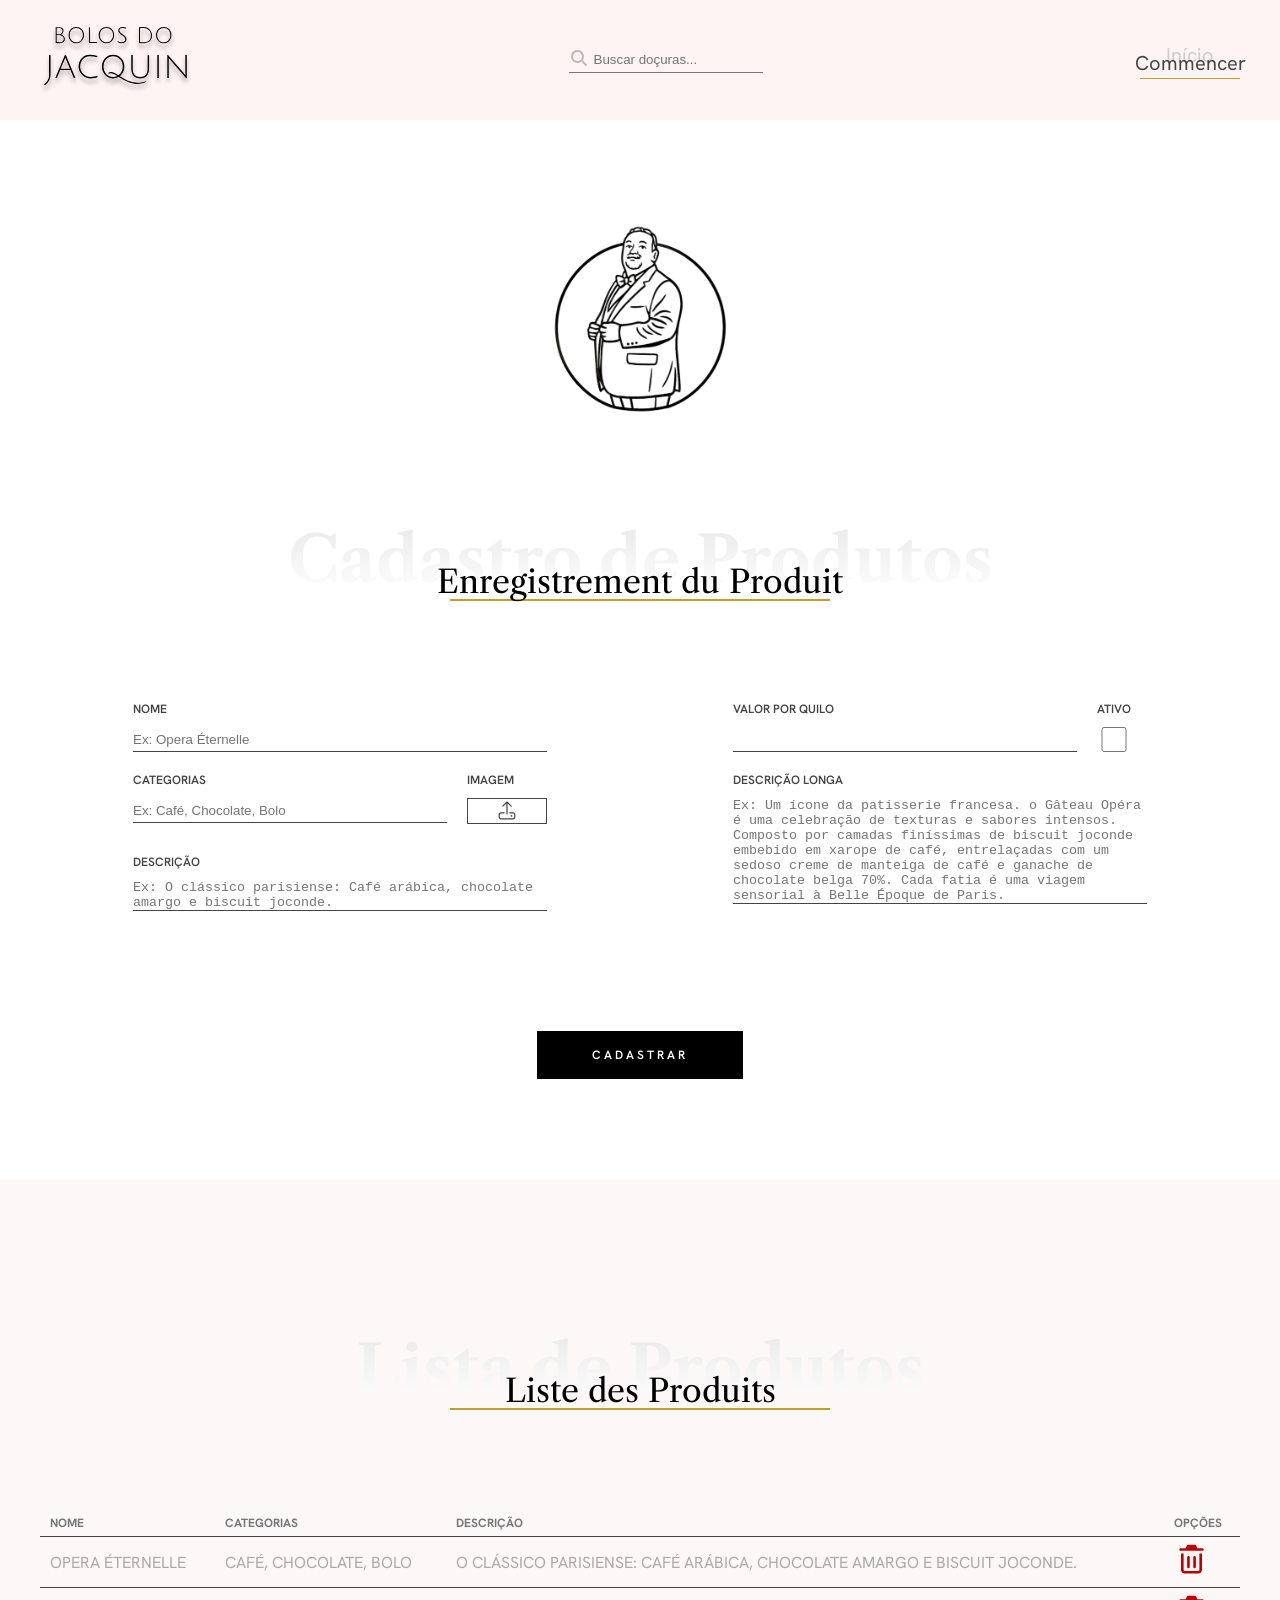
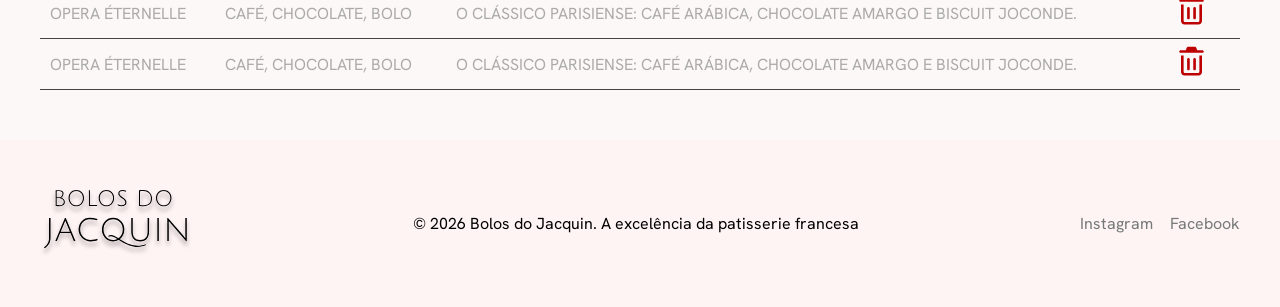
<file: ADMProdutos/index.html>
<!DOCTYPE html>
<html lang="pt-br">

<head>
    <meta charset="UTF-8">
    <meta name="viewport" content="width=device-width, initial-scale=1.0">
    <title>Bolos do Jacquin - Adm</title>
    <link rel="stylesheet" href="style.css">

    <link rel="stylesheet" href="style.css">
    <link rel="preconnect" href="https://fonts.googleapis.com">
    <link rel="preconnect" href="https://fonts.gstatic.com" crossorigin>
    <link
        href="https://fonts.googleapis.com/css2?family=Hanken+Grotesk:ital,wght@0,100..900;1,100..900&family=Libre+Caslon+Text:ital,wght@0,400;0,700;1,400&display=swap"
        rel="stylesheet">
</head>

<body>
    <header>
        <div class="container hearder_container">
            <img src="../img/BOLOS DO JACQUIN.svg" alt="logos bolos dos jacquin">

            <div class="box_busca">
                <svg xmlns="http://www.w3.org/2000/svg"
                    viewBox="0 0 640 640"><!--!Font Awesome Free 7.3.1 by @fontawesome - https://fontawesome.com License - https://fontawesome.com/license/free Copyright 2026 Fonticons, Inc.-->
                    <path
                        d="M480 272C480 317.9 465.1 360.3 440 394.7L566.6 521.4C579.1 533.9 579.1 554.2 566.6 566.7C554.1 579.2 533.8 579.2 521.3 566.7L394.7 440C360.3 465.1 317.9 480 272 480C157.1 480 64 386.9 64 272C64 157.1 157.1 64 272 64C386.9 64 480 157.1 480 272zM272 416C351.5 416 416 351.5 416 272C416 192.5 351.5 128 272 128C192.5 128 128 192.5 128 272C128 351.5 192.5 416 272 416z" />
                </svg>
                <input type="text" placeholder="Buscar doçuras...">
            </div>

            <a class="link_inicio" href="">
                Início
                <span> Commencer </span>
                <hr>
            </a>

            <button>
                <svg xmlns="http://www.w3.org/2000/svg"
                    viewBox="0 0 640 640"><!--! Font Awesome Pro 7.3.1 by @fontawesome - https://fontawesome.com License - https://fontawesome.com/license (Commercial License) Copyright 2026 Fonticons, Inc. -->
                    <path fill="currentColor"
                        d="M360 128L116.3 320L544 320C544 192 432 128 360 128zM64 336C64 326.2 68.5 316.9 76.2 310.9L340.2 102.9C345.8 98.5 352.8 96 360 96C404.3 96 457.6 115.2 499.9 151.8C543.1 189.2 576 245.7 576 320L576 480C576 515.3 547.3 544 512 544L128 544C92.7 544 64 515.3 64 480L64 336zM96 416L544 416L544 352L96 352L96 416zM96 448L96 480C96 497.7 110.3 512 128 512L512 512C529.7 512 544 497.7 544 480L544 448L96 448z" />
                </svg>
            </button>
        </div>
    </header>

    <main>
        <h1>Pagina administrativa - Bolos do Jacquin</h1>
        <section class="cad_produtos">
            <div class="container cad_container">
                <img class="icon_jacquin" src="../img/Logo Bolos do Jacquin.png" alt="logo">
                <div class="box_h2">
                    <h2>Cadastro de Produtos</h2>
                    <span>Enregistrement du Produit</span>
                    <hr>
                </div>

                <form action="">
                    <div class="inputs_form">
                        <div class="form_coluna1">
                            <div class="linha_form lf_coluna">
                                <label for="">nome</label>
                                <input placeholder="Ex: Opera Éternelle" type="text" name="" id="">
                            </div>
                            <div class="linha_form lf_linha">
                                <div class="input_cat lf_coluna">
                                    <label for="">categorias</label>
                                    <input type="text" placeholder="Ex: Café, Chocolate, Bolo">
                                </div>
                                <div class="input_img lf_coluna">
                                    <span>Imagem</span>
                                    <label for="img">
                                        <svg xmlns="http://www.w3.org/2000/svg"
                                            viewBox="0 0 640 640"><!--! Font Awesome Pro 7.3.1 by @fontawesome - https://fontawesome.com License - https://fontawesome.com/license (Commercial License) Copyright 2026 Fonticons, Inc. -->
                                            <path fill="currentColor"
                                                d="M336 118.6L336 400C336 408.8 328.8 416 320 416C311.2 416 304 408.8 304 400L304 118.6L219.3 203.3C213.1 209.5 202.9 209.5 196.7 203.3C190.5 197.1 190.5 186.9 196.7 180.7L308.7 68.7C314.9 62.5 325.1 62.5 331.3 68.7L443.3 180.7C449.5 186.9 449.5 197.1 443.3 203.3C437.1 209.5 426.9 209.5 420.7 203.3L336 118.6zM256 384L160 384C142.3 384 128 398.3 128 416L128 480C128 497.7 142.3 512 160 512L480 512C497.7 512 512 497.7 512 480L512 416C512 398.3 497.7 384 480 384L384 384L384 352L480 352C515.3 352 544 380.7 544 416L544 480C544 515.3 515.3 544 480 544L160 544C124.7 544 96 515.3 96 480L96 416C96 380.7 124.7 352 160 352L256 352L256 384zM416 448C416 434.7 426.7 424 440 424C453.3 424 464 434.7 464 448C464 461.3 453.3 472 440 472C426.7 472 416 461.3 416 448z" />
                                        </svg>
                                    </label>
                                    <input type="file" name="img" id="img">
                                </div>
                            </div>

                            <div class="linha_form lf_coluna">
                                <label for="">Descrição</label>
                                <textarea
                                    placeholder="Ex: O clássico parisiense: Café arábica, chocolate amargo e biscuit joconde."
                                    name="" id="" rows="2"></textarea>
                            </div>
                        </div>

                        <div class="form_coluna2">
                            <div class="linha_form lf_linha">
                                <div class="input_valor lf_coluna">
                                    <label for="">Valor por quilo</label>
                                    <input type="text" name="" id="">
                                </div>
                                <div class="input_ativo lf_coluna">
                                    <label for="">Ativo</label>
                                    <input type="checkbox" name="" id="">
                                </div>
                            </div>

                            <div class="linha_form lf_coluna">
                                <label for="">descrição longa</label>
                                <textarea name="" id="" rows="7"
                                    placeholder="Ex: Um ícone da patisserie francesa. o Gâteau Opéra é uma celebração de texturas e sabores intensos. Composto por camadas finíssimas de biscuit joconde embebido em xarope de café, entrelaçadas com um sedoso creme de manteiga de café e ganache de chocolate belga 70%. Cada fatia é uma viagem sensorial à Belle Époque de Paris."></textarea>
                            </div>
                        </div>
                    </div>
                    <input type="button" value="cadastrar">
                </form>
            </div>
        </section>

        <section class="list_produtos">
            <div class="container list_container">
                <div class="box_h2">
                    <h2>Lista de Produtos</h2>
                    <span>Liste des Produits</span>
                    <hr>
                </div>

                <table>
                    <thead>
                        <tr>
                            <th>Nome</th>
                            <th>Categorias</th>
                            <th>Descrição</th>
                            <th>Opções</th>
                        </tr>
                    </thead>
                    <tbody>
                        <tr>
                            <td data-cell="Nome">Opera Éternelle</td>
                            <td data-cell="Categotias">Café, Chocolate, Bolo</td>
                            <td data-cell="Descrição">O clássico parisiense: café arábica, chocolate amargo e biscuit joconde.</td>
                            <td data-cell="Opções">
                                <svg xmlns="http://www.w3.org/2000/svg"
                                    viewBox="0 0 640 640"><!--!Font Awesome Free 7.3.1 by @fontawesome - https://fontawesome.com License - https://fontawesome.com/license/free Copyright 2026 Fonticons, Inc.-->
                                    <path
                                        d="M262.2 48C248.9 48 236.9 56.3 232.2 68.8L216 112L120 112C106.7 112 96 122.7 96 136C96 149.3 106.7 160 120 160L520 160C533.3 160 544 149.3 544 136C544 122.7 533.3 112 520 112L424 112L407.8 68.8C403.1 56.3 391.2 48 377.8 48L262.2 48zM128 208L128 512C128 547.3 156.7 576 192 576L448 576C483.3 576 512 547.3 512 512L512 208L464 208L464 512C464 520.8 456.8 528 448 528L192 528C183.2 528 176 520.8 176 512L176 208L128 208zM288 280C288 266.7 277.3 256 264 256C250.7 256 240 266.7 240 280L240 456C240 469.3 250.7 480 264 480C277.3 480 288 469.3 288 456L288 280zM400 280C400 266.7 389.3 256 376 256C362.7 256 352 266.7 352 280L352 456C352 469.3 362.7 480 376 480C389.3 480 400 469.3 400 456L400 280z" />
                                </svg>
                            </td>
                        </tr>
                        <tr>
                            <td data-cell="Nome">Opera Éternelle</td>
                            <td data-cell="Categotias">Café, Chocolate, Bolo</td>
                            <td data-cell="Descrição">O clássico parisiense: café arábica, chocolate amargo e biscuit joconde.</td>
                            <td data-cell="Opções">
                                <svg xmlns="http://www.w3.org/2000/svg"
                                    viewBox="0 0 640 640"><!--!Font Awesome Free 7.3.1 by @fontawesome - https://fontawesome.com License - https://fontawesome.com/license/free Copyright 2026 Fonticons, Inc.-->
                                    <path
                                        d="M262.2 48C248.9 48 236.9 56.3 232.2 68.8L216 112L120 112C106.7 112 96 122.7 96 136C96 149.3 106.7 160 120 160L520 160C533.3 160 544 149.3 544 136C544 122.7 533.3 112 520 112L424 112L407.8 68.8C403.1 56.3 391.2 48 377.8 48L262.2 48zM128 208L128 512C128 547.3 156.7 576 192 576L448 576C483.3 576 512 547.3 512 512L512 208L464 208L464 512C464 520.8 456.8 528 448 528L192 528C183.2 528 176 520.8 176 512L176 208L128 208zM288 280C288 266.7 277.3 256 264 256C250.7 256 240 266.7 240 280L240 456C240 469.3 250.7 480 264 480C277.3 480 288 469.3 288 456L288 280zM400 280C400 266.7 389.3 256 376 256C362.7 256 352 266.7 352 280L352 456C352 469.3 362.7 480 376 480C389.3 480 400 469.3 400 456L400 280z" />
                                </svg>
                            </td>
                        </tr>
                        <tr>
                            <td data-cell="Nome">Opera Éternelle</td>
                            <td data-cell="Categotias">Café, Chocolate, Bolo</td>
                            <td data-cell="Descrição">O clássico parisiense: café arábica, chocolate amargo e biscuit joconde.</td>
                            <td data-cell="Opções">
                                <svg xmlns="http://www.w3.org/2000/svg"
                                    viewBox="0 0 640 640"><!--!Font Awesome Free 7.3.1 by @fontawesome - https://fontawesome.com License - https://fontawesome.com/license/free Copyright 2026 Fonticons, Inc.-->
                                    <path
                                        d="M262.2 48C248.9 48 236.9 56.3 232.2 68.8L216 112L120 112C106.7 112 96 122.7 96 136C96 149.3 106.7 160 120 160L520 160C533.3 160 544 149.3 544 136C544 122.7 533.3 112 520 112L424 112L407.8 68.8C403.1 56.3 391.2 48 377.8 48L262.2 48zM128 208L128 512C128 547.3 156.7 576 192 576L448 576C483.3 576 512 547.3 512 512L512 208L464 208L464 512C464 520.8 456.8 528 448 528L192 528C183.2 528 176 520.8 176 512L176 208L128 208zM288 280C288 266.7 277.3 256 264 256C250.7 256 240 266.7 240 280L240 456C240 469.3 250.7 480 264 480C277.3 480 288 469.3 288 456L288 280zM400 280C400 266.7 389.3 256 376 256C362.7 256 352 266.7 352 280L352 456C352 469.3 362.7 480 376 480C389.3 480 400 469.3 400 456L400 280z" />
                                </svg>
                            </td>
                        </tr>
                    </tbody>
                </table>
            </div>
        </section>
    </main>
    <footer>
        <div class="container footer_container">
            <img src="../img/BOLOS DO JACQUIN.svg" alt="logo bolos do jacquin">
            <span>© 2026 Bolos do Jacquin. A excelência da patisserie francesa</span>
            <nav class="nav_footer">
                <a href="">Instagram</a>
                <a href="">Facebook</a>
            </nav>
        </div>
    </footer>
</body>

</html>
</file>
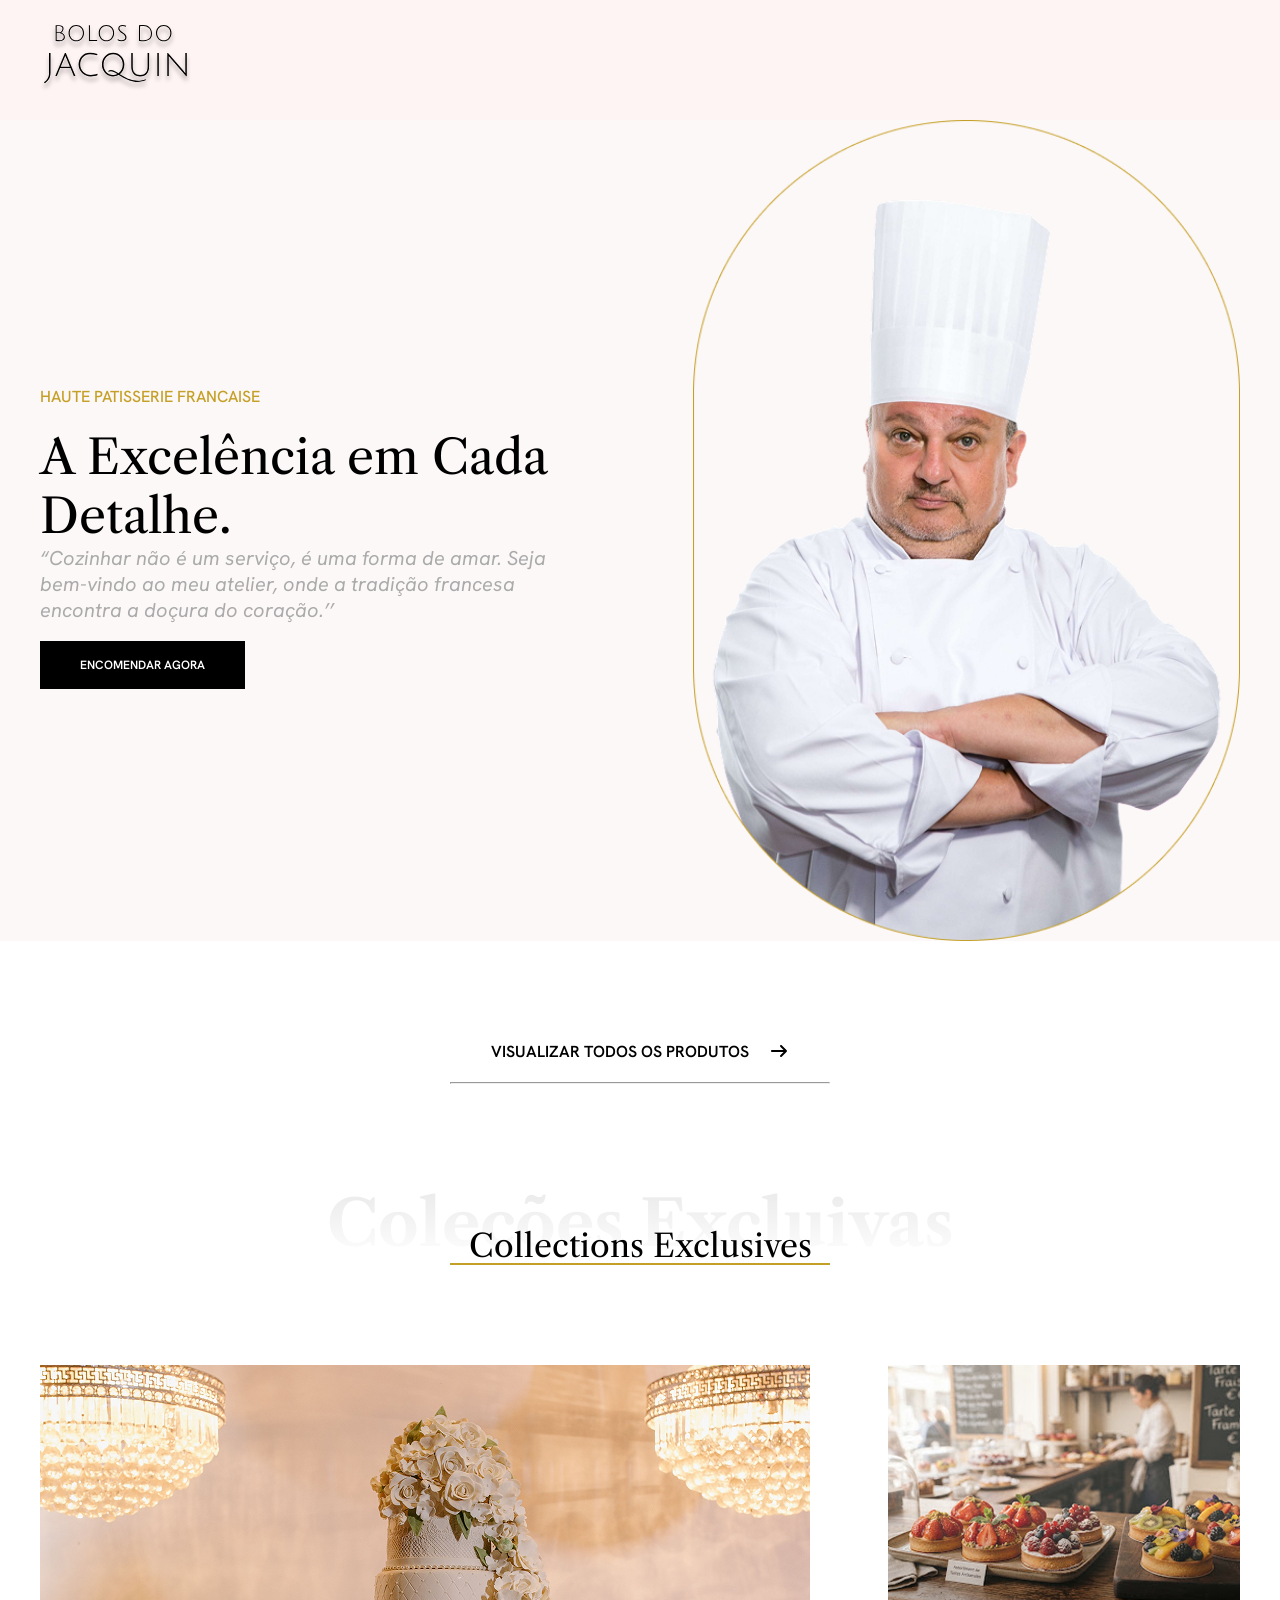
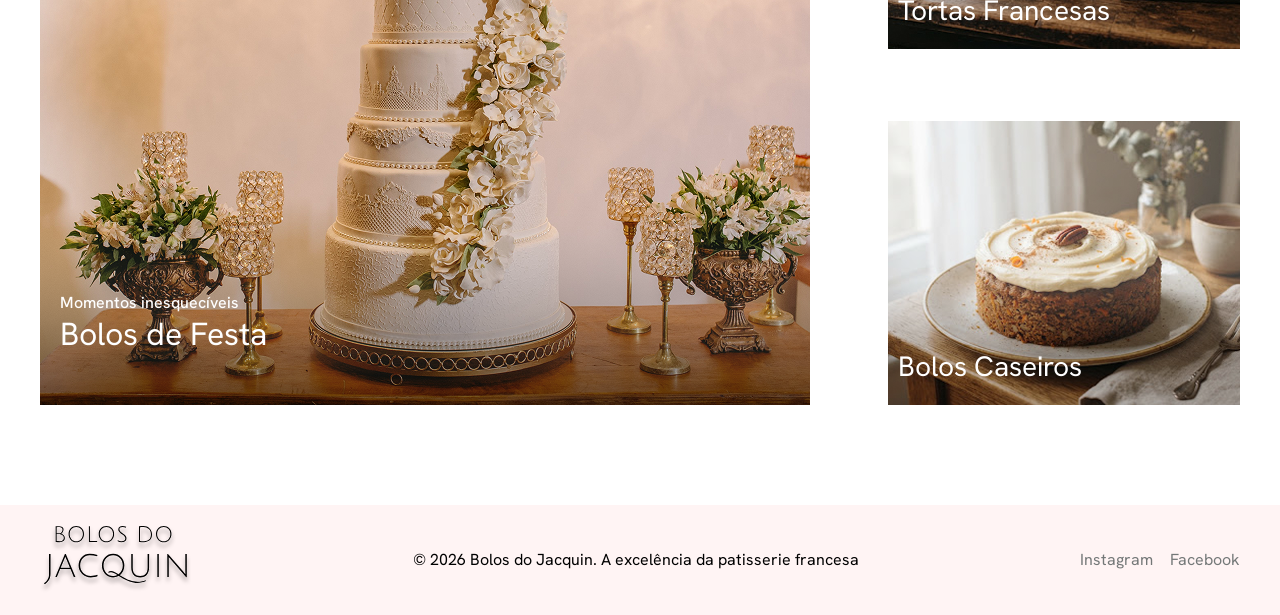
<file: home/index.html>
<!DOCTYPE html>
<html lang="pt/br">

<head>
    <meta charset="UTF-8">
    <meta name="viewport" content="width=device-width, initial-scale=1.0">
    <title>Home - Bolos do Jacquin</title>
    <link rel="stylesheet" href="style.css">
    <link rel="preconnect" href="https://fonts.googleapis.com">
    <link rel="preconnect" href="https://fonts.gstatic.com" crossorigin>
    <link
        href="https://fonts.googleapis.com/css2?family=Hanken+Grotesk:ital,wght@0,100..900;1,100..900&family=Libre+Caslon+Text:ital,wght@0,400;0,700;1,400&display=swap"
        rel="stylesheet">
</head>

<body>
    <header class="home_cabecalho">
        <div class="home_container">
            <img src="../img/BOLOS DO JACQUIN.svg" alt="logo bolos do Jacquin">
        </div>
    </header>
    <main>
        <h1>página inicial bolos do Jacquin</h1>
        <section class="home_banner">
            <div class="home_container banner_container">
                <div class="box_texto_banner">
                    <span class="linha1">haute patisserie francaise</span><br>
                    <span class="linha2">A Excelência em Cada Detalhe.</span>
                    <p class="linha3">“Cozinhar não é um serviço, é uma forma de amar. Seja bem-vindo ao meu atelier,
                        onde a tradição francesa encontra a doçura do coração.’’</p>
                    <a class="linha4" href="">encomendar agora</a>
                </div>
                <img src="../img/jacquin né.png" alt="foto do Jacquin vestindo sua dólmã">
            </div>
        </section>

        <section class="home_container home_produtos">
            <div class="link_produtos">
                <div>
                    <a href="">visualizar todos os produtos</a>
                    <svg xmlns="http://www.w3.org/2000/svg"
                        viewBox="0 0 640 640"><!--!Font Awesome Free 7.3.1 by @fontawesome - https://fontawesome.com License - https://fontawesome.com/license/free Copyright 2026 Fonticons, Inc.-->
                        <path
                            d="M566.6 342.6C579.1 330.1 579.1 309.8 566.6 297.3L406.6 137.3C394.1 124.8 373.8 124.8 361.3 137.3C348.8 149.8 348.8 170.1 361.3 182.6L466.7 288L96 288C78.3 288 64 302.3 64 320C64 337.7 78.3 352 96 352L466.7 352L361.3 457.4C348.8 469.9 348.8 490.2 361.3 502.7C373.8 515.2 394.1 515.2 406.6 502.7L566.6 342.7z" />
                    </svg>
                </div>
                <hr>
            </div>

            <div class="home_subtitulo">
                <h2>Coleções Excluivas</h2>
                <span>Collections Exclusives</span>
                <hr>
            </div>

            <div class="container_categorias">
                <a href="">
                    <div class="img_categoria1">
                        <span>Momentos inesquecíveis</span>
                        <h3>Bolos de Festa</h3>
                    </div>
                </a>

                <div class="col_categorias">
                    <a href="">
                        <div class="img_categoria2">
                            <h3>Tortas Francesas</h3>
                        </div>
                    </a>
                    <a href="">
                        <div class="img_categoria3">
                            <h3>Bolos Caseiros</h3>
                        </div>
                    </a>
                </div>
            </div>
        </section>
    </main>
    <footer>
        <div class="home_container footer_container">
            <img src="../img/BOLOS DO JACQUIN.svg" alt="logo bolos do jacquin">
            <span>© 2026 Bolos do Jacquin. A excelência da patisserie francesa</span>
            <nav class="nav_footer">
                <a href="">Instagram</a>
                <a href="">Facebook</a>
            </nav>
        </div>
    </footer>
</body>

</html>
</file>
<file: ADMProdutos/style.css>
*{
    margin: 0;
    padding: 0;
    box-sizing: border-box;
}

:root{
    --corPrincipal: #FFF4F4;
    --fontHanken: "Hanken Grotesk", sans-serif;
    --corDourado: #C5A028;
    --corSecundaria: #FDF8F8;
}

.container{
    width: 95%;
    max-width: 1200px;
    margin: 0 auto;
    /* background-color: brown; */
}

h1{
    position: absolute;
    width: 1px;
    height: 1px;
    margin: -1px;
    overflow: hidden;
}

header{
    background-color: var(--corPrincipal);
    font-family: var(--fontHanken);
}

.hearder_container{
    display: flex;
    justify-content: space-between;
    align-items: center;
    height: 120px;
}

.box_busca{
    position: relative;
}

.box_busca svg{
    width: 20px;
    position: absolute;
    fill: #78787878 ;
} 

.box_busca input{
    padding-left: 25px;
    padding-bottom: 5PX;
    background-color: transparent;
    border: none;
    border-bottom: solid 1px #747878;
}

.box_busca input:focus{
    outline: none;
}

.link_inicio{
    color: #CCCCCC;
    text-decoration: none;
    font-size: 20px;
    position: relative;
    text-align: center;
}

.link_inicio span{
    color: #444444;
    position: absolute;
    left: -5px;
    top: 8px;
}

.link_inicio hr{
    margin-top: 10px;
    width: 100px;
    background-color: var(--corDourado);
    border: none;
    height: 1px;
}

/*------BOTÃO MENU------*/

.hearder_container button{
    background-color: transparent;
    border: none;
    display: none;
}

.hearder_container button svg{
    width: 50px;
}

/*------SEÇÃO CADASTRO DE PRODUTOS------*/

.cad_container{
    display: flex;
    flex-direction: column;
    align-items: center;
    padding: 100px 0;
}

.icon_jacquin{
    width: 200px;
}

.box_h2{
    font-family: "Libre Caslon Text", serif;
    margin: 0 auto;
    /* background-color: rgb(240, 187, 42); */
    display: flex;
    flex-direction: column;
    align-items: center;
    position: relative; 
    margin-top: 100px;
    margin-bottom: 100px;
}

.box_h2 h2{
    font-weight: 700;
    font-size: 64px;
    background-image: linear-gradient(0deg, #FFFFFF, #E9E9E9);

    background-clip: text;
    -webkit-background-clip: text;

    color: transparent;
    -webkit-text-fill-color: transparent;
}

.box_h2 span{
    font-size: 32px;
    position: absolute;
    bottom: -10px;
    margin-bottom: 10px;
}

.box_h2 hr{
    max-width: 380px;
    width: 100%;
    background-color: #C5A028;
    border: none;
    height: 2px;
}

/*------FORMULARIO------*/

form{
    /* background-color: #95cfeb; */
    width: 100%;
}

.inputs_form{
    display: flex;
    justify-content: space-around;
    width: 100%;
    max-width: 1200px;
}

.lf_coluna{
    display: flex;
    flex-direction: column;
}

.lf_linha{
    display: flex;
}

.input_img svg{
    width: 24px;
}

.form_coluna1,
.form_coluna2{
    max-width: 414px;
    width: 45%;
}

.input_img span,
form label{
    font-family: var(--fontHanken);
    text-transform:uppercase;
    color: #444444;
    font-size: 12px;
    font-weight: 600;
    margin-bottom: 10px;
}

.inputs_form input[type=text],
.inputs_form textarea{
 background-color: transparent;
 border: none;
 border-bottom: solid 1px #444444;
 resize: none;
}

.inputs_form input[type=text]:focus,
.inputs_form textarea:focus{
    outline: none;
}

.linha_form{
    margin-bottom: 20px;
}

.inputs_form input[type=file]{
    display: none;
}

.input_img label{
    /* background-color: cornflowerblue; */
    display: flex;
    align-items: center;
    justify-content: center;
    width: 80px;
    border: solid 1px #444444;
}

.input_img label:hover{
    cursor: pointer
}

form input[type=checkbox],
form input[type=text]{
    height: 25px;
}

.input_cat{
    width: 88%;
}

.input_cat input{
    max-width: 314px;
    margin-right: 20px;
}

.input_valor{
    width: 88%;
}

.input_valor input{
    margin-right: 20px;
    max-width: 360px;
}

form input[type=button]{
    margin: 100px auto 0;
    display: block;
    font-family: var(--fontHanken);
    text-transform: uppercase;
    letter-spacing: 3px;
    font-size: 12px;
    font-weight: 600;
    color: #FFFFFF;
    background-color: black;
    border: none;
    padding: 16px 55px;
    cursor: pointer;
}


/*------LISTA DE PRODUTOS------*/

.list_produtos{
    background-color: var(--corSecundaria);
    padding-top: 50px;
    padding-bottom: 50px;
}

table{
    /* background-color: cornflowerblue; */
    width: 100%;
    font-family: var(--fontHanken);
    text-transform: uppercase;
    border-collapse: collapse;
}

thead{
    font-size: 12px;
    font-weight: 600;
    color: #747878;
    text-align: left;
}

tbody{
    color: #AAAAAA;
    text-align: left;
}

table svg{
    width: 35px;
    fill: #BD0000;
}

th, td{
    border-bottom: solid 1px #444444;
    padding: 5px 10px;
}

/*------ FOOTER ------*/

footer{
    background-color: #FFF4F4;
    /* height: 110px; */
    padding: 50px 0;
    display: flex;
    justify-content: center;
}

.footer_container{
    display: flex;
    justify-content: space-between;
    align-items: center;
}

.nav_footer{
    display: flex;
    justify-content: space-between;
    width: 160px;
}

.footer_container span,
.nav_footer a{
    font-family: "Hanken Grotesk", sans-serif;
}

.nav_footer a{
    text-decoration: none;
    color: #747878;
}


/*------MEDIAS------*/

@media screen and (max-width: 768px){
    .hearder_container button{
        display: block;
    }

    .link_inicio,
    .box_busca{
        display: none;
    }

    .box_h2 h2{
        font-size: 32px;
    }

    .box_h2 span{
        font-size: 20px;
        bottom: -18px;
        margin-bottom: 20px;
    }

    .box_hr hr{
        margin-top: 10px;
        width: 70%;
    }

    .inputs_form{
        display: flex;
        flex-direction: column;
        align-items: center;
    }

    .form_coluna1,
    .form_coluna2{
        width: 95%;
    }

/*------TABELA------*/

    thead{
        display: none;
    }

    tbody tr{
        display: flex;
        flex-direction: column;
        border: solid 1px #444444;
        border-radius: 10px;
        background-color: #FFFFFF;
        box-shadow: #00000052 5px 5px 5px;
        max-width: 500PX;
        margin: 0 auto 50px;
    }

    tbody td{
        border: none;
    }

    tbody td::before{
        content: attr(data-cell) ": ";
        font-size: 12px;
        color: #444444;
    }

    /*------FOOTER------*/

    .footer_container{
        display: flex;
        flex-direction: column;
    }

    span{
        margin: 20px 0;
        text-align: center;
    }
}
</file>
<file: home/style.css>
*{
    margin: 0;
    padding: 0;
    box-sizing: border-box;
}

h1{
    position: absolute;
    width: 1px;
    height: 1px;
    margin: -1px;
    overflow: hidden;
}

/*------ CABECALHO ------*/
.home_cabecalho{
    background-color: #FFF4F4;
    height: 120px;
    display: flex;
justify-content: center;
align-items: center;
}

.home_container{
   /* background-color: rgb(219, 32, 32); */ 
    max-width: 1200px; /*Largura maxima 1200px*/
    width: 95%; /*largura 95%*/
    margin: 0 auto;
}

/*------ BANNER ------*/
.home_banner{
    background-color: #FDF8F8; 
}

.box_texto_banner{
   /* background-color: rgb(59, 107, 238); */ 
    font-family: "Hanken Grotesk", sans-serif;
    max-width: 520px;
}

.banner_container{
    display: flex;
    align-items: center;
    justify-content: space-between;
}

.banner_container img{
    width: 547px;
}

.linha1{
    color: #C5A028;
    font-size: 16px;
    font-weight: 500;
    text-transform: uppercase;
    margin-bottom: 20px;
    display: inline-block;
}

.linha2{
    font-family: "Libre Caslon Text", serif;
    font-size: 48px;
    margin-bottom: 20px;
}

.linha3{
    font-size: 20px;
    font-style: italic;
    color: #AAAAAA;
    margin-bottom: 30px;
}

.linha4{
    font-weight: 600;
    font-size: 12px;
    text-transform: uppercase;
    color: #FFFFFF;
    text-decoration: none;

    background-color: #000000;
    padding: 16px 40px;
}

/*------ PRODUTOS ------*/
.home_produtos{
    padding: 100px 0;
}

.link_produtos a{
     font-family: "Hanken Grotesk", sans-serif;
     font-weight: 600;
     font-size: 16px;
     text-transform: uppercase;

     text-decoration: none;
     color: #000000;
}

.link_produtos svg{
    width: 20px;
}

.link_produtos div{
    display: flex;
    align-items: center;
    justify-content: center;
    gap: 20px;
    margin-bottom: 20px
}

.link_produtos hr{
    max-width: 380px;
    width: 100%;
    margin: 0 auto;
}

.home_subtitulo{
    font-family: "Libre Caslon Text", serif;
    margin: 0 auto;
    /* background-color: rgb(240, 187, 42); */
    display: flex;
    flex-direction: column;
    align-items: center;
    position: relative; 
    margin-top: 100px;
    margin-bottom: 100px;
}

.home_subtitulo h2{
    font-weight: 700;
    font-size: 64px;
    background-image: linear-gradient(0deg, #FFFFFF, #E9E9E9);

    background-clip: text;
    -webkit-background-clip: text;

    color: transparent;
    -webkit-text-fill-color: transparent;
}

.home_subtitulo span{
    font-size: 32px;
    position: absolute;
    bottom: -10px;
    margin-bottom: 10px;
}

.home_subtitulo hr{
    max-width: 380px;
    width: 100%;
    background-color: #C5A028;
    border: none;
    height: 2px;
}

.img_categoria1{
    background-image: url(../img/bolo\ chique.png);
    width: 770px;
    height: 640px;
    display: flex;
    flex-direction: column;
    justify-content: flex-end;
    padding: 50px 20px;
}

.container_categorias{
    display: flex;
    justify-content: space-between;
    width: 100%;
}

.container_categorias a{
    color: #FFFFFF;
    text-decoration: none;
}

.img_categoria1 span{
    font-family: "Hanken Grotesk", sans-serif;
    font-weight: 500;
}

.img_categoria1 h3{
    font-size: 32px;
}

.home_produtos h3{
    font-family: "Hanken Grotesk", sans-serif;
    font-weight: 400;
}

.col_categorias{
    display: flex;
    flex-direction: column;
    justify-content: space-between;
}

.img_categoria2{
    background-image: url(../img/torta.png);
}

.img_categoria3{
    background-image: url(../img/bolo.png);
}

.img_categoria2,
.img_categoria3{
    width: 352px;
    height: 284px;
    display: flex;
    align-items: flex-end;
    padding: 20px 10px;
    font-size: 24px;
}

/*------ FOOTER ------*/

footer{
    background-color: #FFF4F4;
    height: 110px;
    display: flex;
    justify-content: center;
}

.footer_container{
    display: flex;
    justify-content: space-between;
    align-items: center;
}

.nav_footer{
    display: flex;
    justify-content: space-between;
    width: 160px;
}

.footer_container span,
.nav_footer a{
    font-family: "Hanken Grotesk", sans-serif;
}

.nav_footer a{
    text-decoration: none;
    color: #747878;
}
</file>
